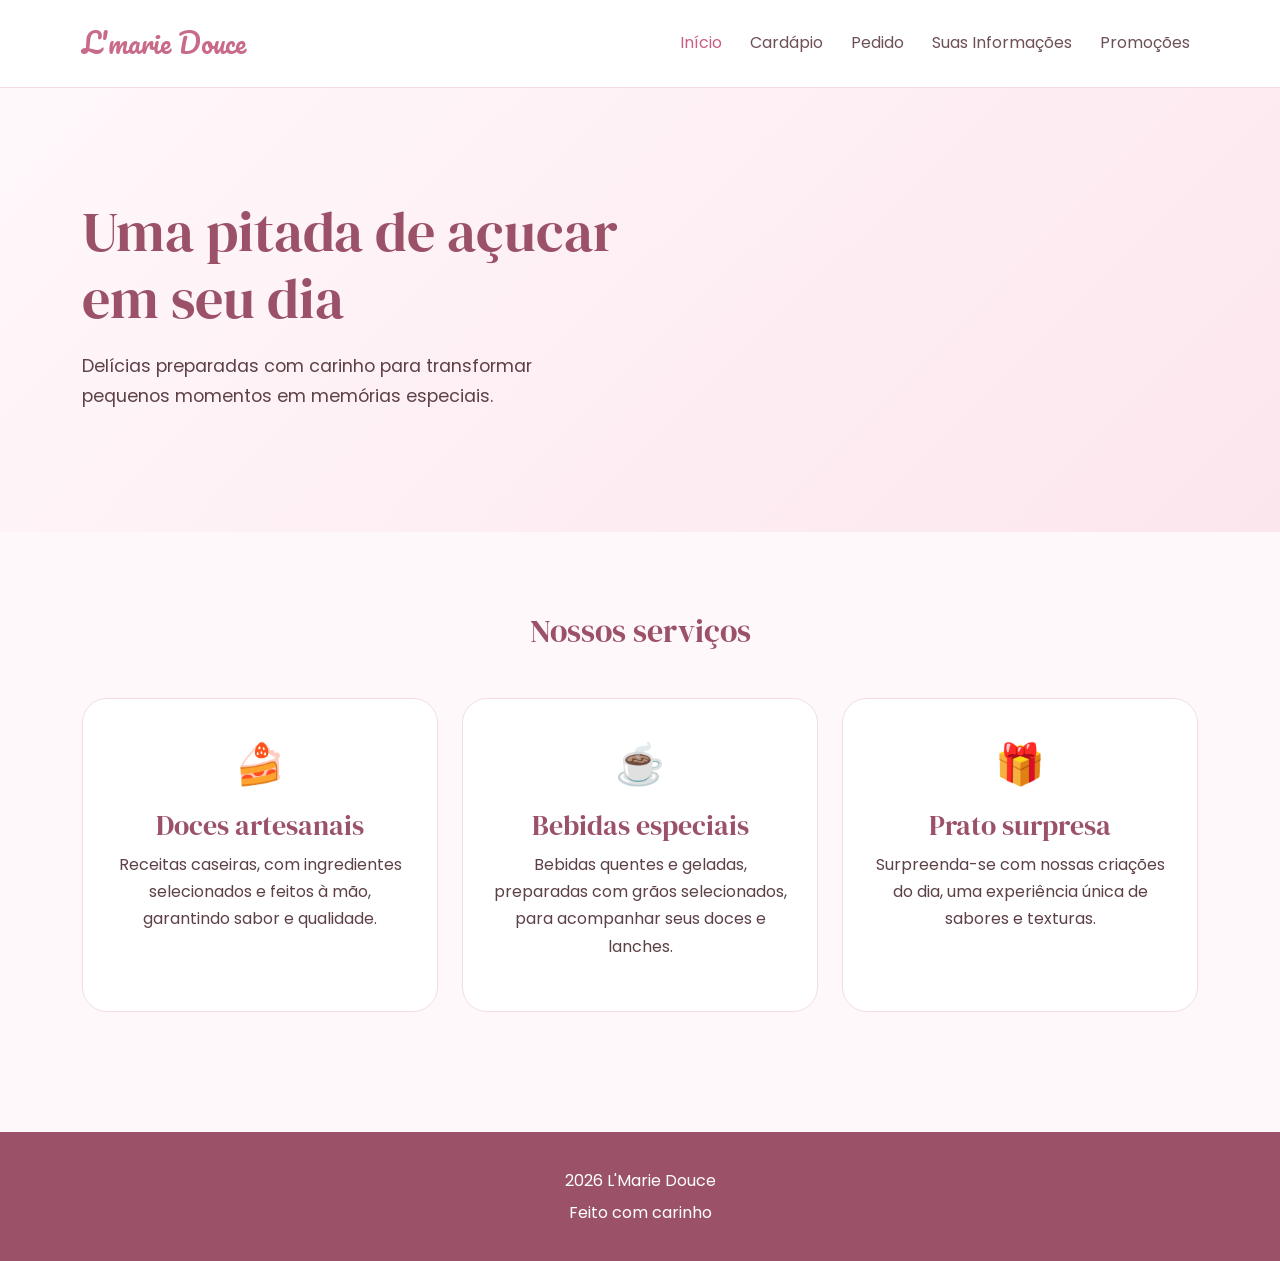
<file: index.html>
<!DOCTYPE html>
<html lang="pt-BR">

<head>
    <meta charset="UTF-8">
    <meta name="viewport" content="width=device-width, initial-scale=1.0">

    <title> L'Marie Douce | Doceria & Cafeteria</title>

    <link href="https://cdn.jsdelivr.net/npm/bootstrap@5.3.3/dist/css/bootstrap.min.css" rel="stylesheet">

    <link rel="preconnect" href="https://fonts.googleapis.com">
    <link rel="preconnect" href="https://fonts.gstatic.com" crossorigin>

    <link href="https://fonts.googleapis.com/css2?family=DM+Serif+Display&family=Pacifico&family=Poppins:wght@300;400;500;600&display=swap" rel="stylesheet">

    <link rel="stylesheet" href="css/style.css">

</head>

<body>

    <header>
        <nav class="navbar navbar-expand-lg navbar-light">
            <div class="container">

                <a class="navbar-brand logo" href="index.html">
                    L'marie Douce
                </a>



                <div class="collapse navbar-collapse" id="menu">

                    <ul class="navbar-nav ms-auto">

                        <li class="nav-item">
                            <a class="nav-link active" href="index.html">
                                Início
                            </a>
                        </li>

                        <li class="nav-item">
                            <a class="nav-link" href="cardapio.html">
                                Cardápio
                            </a>
                        </li>
                        <li class="nav-item">
                            <a class="nav-link" href="pedido.html">
                                Pedido
                            </a>
                        </li>


                        <li class="nav-item">
                            <a class="nav-link" href="informacoes.html">
                                Suas Informações
                            </a>
                        </li>

                        <li class="nav-item">
                            <a class="nav-link" href="promocoes.html">
                                Promoções
                            </a>
                        </li>

                    </ul>

                </div>
            </div>
        </nav>
    </header>


    <main>

        <section class="hero">

            <div class="container">

                <div class="row align-items-center">

                    <div class="col-lg-6">

                        <p class="subtitulo">
                        
                        </p>

                        <h1>
                            Uma pitada de açucar em seu dia
                        </h1>

                        <p class="texto-hero">
                            Delícias preparadas com carinho para transformar
                            pequenos momentos em memórias especiais.
                        </p>
                        

                    </div>
            </div>
                </div>
            </div>
        </section>

        <section class="destaques">

            <div class="container">

                <div class="text-center mb-5">

                    <h2>
                        Nossos serviços
                    </h2>
                </div>

                <div class="row g-4">

                    <div class="col-md-4">

                        <article class="card-destaque">

                            <div class="icone">
                                🍰
                            </div>

                            <h3>
                                Doces artesanais
                            </h3>

                            <p>
                              Receitas caseiras, com ingredientes selecionados e feitos à mão, garantindo sabor e qualidade.
                            </p>
                        </article>
                    </div>


                    <div class="col-md-4">

                        <article class="card-destaque">

                            <div class="icone">
                                ☕
                            </div>

                            <h3>
                                Bebidas especiais
                            </h3>

                            <p>
                                Bebidas quentes e geladas, preparadas com grãos selecionados, para acompanhar seus doces e lanches.
                            </p>

                        </article>

                    </div>


                    <div class="col-md-4">

                        <article class="card-destaque">

                            <div class="icone">
                                🎁
                            </div>

                            <h3>
                                Prato surpresa
                            </h3>

                            <p>
                                Surpreenda-se com nossas criações do dia, uma experiência única de sabores e texturas.
                            </p>

                        </article>
                    </div>
                </div>
            </div>
        </section>
    </main>


    <footer>

        <div class="container text-center">

            <p>
                 2026 L'Marie Douce
            </p>

            <p>
                Feito com carinho 
            </p>
        </div>

    </footer>

</body>
</html>
</file>
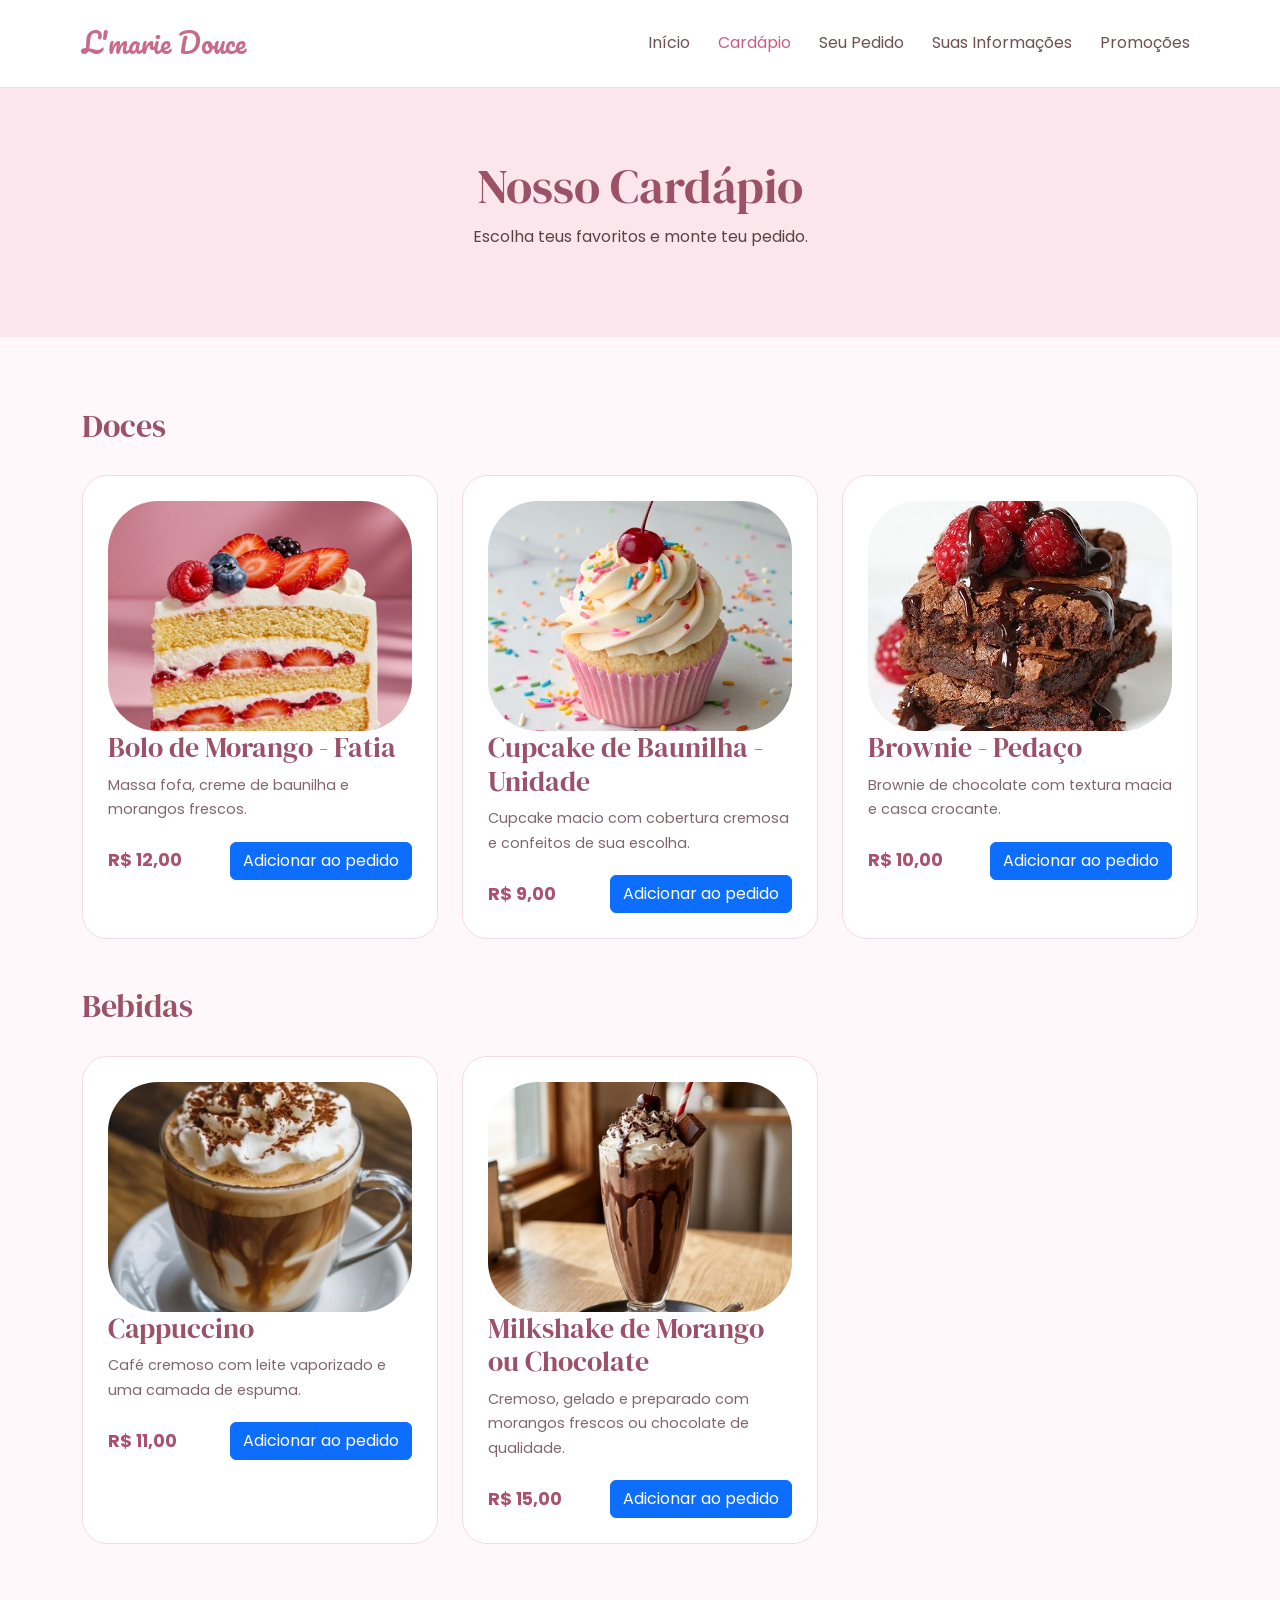
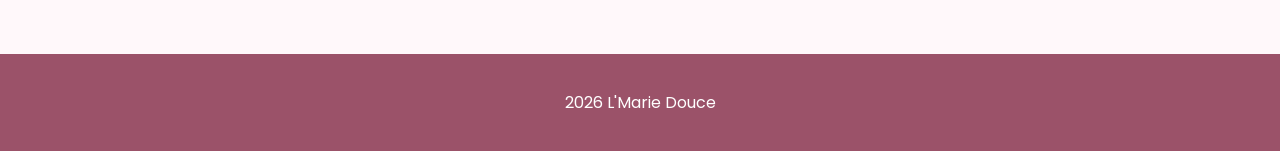
<file: cardapio.html>
<!DOCTYPE html>
<html lang="pt-BR">

<head>
    <meta charset="UTF-8">
    <meta name="viewport" content="width=device-width, initial-scale=1.0">

    <title>Cardápio | L'Marie Douce</title>

    <link href="https://cdn.jsdelivr.net/npm/bootstrap@5.3.3/dist/css/bootstrap.min.css" rel="stylesheet">

    <link rel="preconnect" href="https://fonts.googleapis.com">
    <link rel="preconnect" href="https://fonts.gstatic.com" crossorigin>

    <link href="https://fonts.googleapis.com/css2?family=DM+Serif+Display&family=Pacifico&family=Poppins:wght@300;400;500;600&display=swap" rel="stylesheet">

    <link rel="stylesheet" href="css/style.css">
</head>

<body>

<header>
    <nav class="navbar navbar-expand-lg navbar-light">
        <div class="container">

            <a class="navbar-brand logo" href="index.html">
                L'marie Douce
            </a>

            <div class="collapse navbar-collapse" id="menu">
                <ul class="navbar-nav ms-auto">

                    <li class="nav-item">
                        <a class="nav-link" href="index.html">Início</a>
                    </li>

                    <li class="nav-item">
                        <a class="nav-link active" href="cardapio.html">Cardápio</a>
                    </li>

                    <li class="nav-item">
                        <a class="nav-link" href="pedido.html">Seu Pedido</a>
                    </li>

                    <li class="nav-item">
                        <a class="nav-link" href="informacoes.html">Suas Informações</a>
                    </li>

                    <li class="nav-item">
                        <a class="nav-link" href="promocoes.html">Promoções</a>
                    </li>

                </ul>
            </div>
        </div>
    </nav>
</header>

<main>

    <section class="pagina-titulo">
        <div class="container text-center">
            <h1>Nosso Cardápio</h1>
            <p>Escolha teus favoritos e monte teu pedido.</p>
        </div>
    </section>

    <section class="produtos">
        <div class="container">

            <h2 class="titulo-categoria">Doces</h2>

            <div class="row g-4">

                <div class="col-sm-6 col-lg-4">
                    <article class="produto-card">
                        <div class="produto-conteudo">

                            <div class="produto-imagem">
                                <img src="img/fatia.de.bolo.jpg" alt="bolo de morango" class="img-fluid">
                            </div>

                            <h3>Bolo de Morango - Fatia</h3>

                            <p>
                                Massa fofa, creme de baunilha
                                e morangos frescos.
                            </p>

                            <div class="produto-final">
                                <strong>R$ 12,00</strong>

                                <button class="btn btn-primary btn-adicionar"
                                    data-nome="Bolo de Morango - Fatia"
                                    data-preco="12">
                                    Adicionar ao pedido
                                </button>
                            </div>

                        </div>
                    </article>
                </div>

                <div class="col-sm-6 col-lg-4">
                    <article class="produto-card">
                        <div class="produto-conteudo">

                            <div class="produto-imagem">
                                <img src="img/cupcake.de.baunilha.jpg" alt="cupcake de baunilha" class="img-fluid">
                            </div>

                            <h3>Cupcake de Baunilha - Unidade</h3>

                            <p>
                                Cupcake macio com cobertura cremosa
                                e confeitos de sua escolha.
                            </p>

                            <div class="produto-final">
                                <strong>R$ 9,00</strong>

                                <button class="btn btn-primary btn-adicionar"
                                    data-nome="Cupcake de Baunilha - Unidade"
                                    data-preco="9">
                                    Adicionar ao pedido
                                </button>
                            </div>

                        </div>
                    </article>
                </div>

                <div class="col-sm-6 col-lg-4">
                    <article class="produto-card">
                        <div class="produto-conteudo">

                            <div class="produto-imagem">
                                <img src="img/brownie.jpg" alt="brownie" class="img-fluid">
                            </div>

                            <h3>Brownie - Pedaço</h3>

                            <p>
                                Brownie de chocolate com
                                textura macia e casca crocante.
                            </p>

                            <div class="produto-final">
                                <strong>R$ 10,00</strong>

                                <button class="btn btn-primary btn-adicionar"
                                    data-nome="Brownie - Pedaço"
                                    data-preco="10">
                                    Adicionar ao pedido
                                </button>
                            </div>

                        </div>
                    </article>
                </div>

            </div>

            <h2 class="titulo-categoria mt-5">Bebidas</h2>

            <div class="row g-4">

                <div class="col-sm-6 col-lg-4">
                    <article class="produto-card">
                        <div class="produto-conteudo">

                            <div class="produto-imagem">
                                <img src="img/capuccino.jpg" alt="cappuccino" class="img-fluid">
                            </div>

                            <h3>Cappuccino</h3>

                            <p>
                                Café cremoso com leite vaporizado
                                e uma camada de espuma.
                            </p>

                            <div class="produto-final">
                                <strong>R$ 11,00</strong>

                                <button class="btn btn-primary btn-adicionar"
                                    data-nome="Cappuccino"
                                    data-preco="11">
                                    Adicionar ao pedido
                                </button>
                            </div>

                        </div>
                    </article>
                </div>

                <div class="col-sm-6 col-lg-4">
                    <article class="produto-card">
                        <div class="produto-conteudo">

                            <div class="produto-imagem">
                                <img src="img/milkshake.jpg" alt="milkshake de morango ou chocolate" class="img-fluid">
                            </div>

                            <h3>Milkshake de Morango ou Chocolate</h3>

                            <p>
                                Cremoso, gelado e preparado com morangos frescos
                                ou chocolate de qualidade.
                            </p>

                            <div class="produto-final">
                                <strong>R$ 15,00</strong>

                                <button class="btn btn-primary btn-adicionar"
                                    data-nome="Milkshake de Morango ou Chocolate"
                                    data-preco="15">
                                    Adicionar ao pedido
                                </button>
                            </div>

                        </div>
                    </article>
                </div>

            </div>
        </div>
    </section>

</main>

<footer>
    <div class="container text-center">
        <p>2026 L'Marie Douce</p>
    </div>
</footer>

<script src="js/carrinho.js"></script>

</body>
</html>
</file>
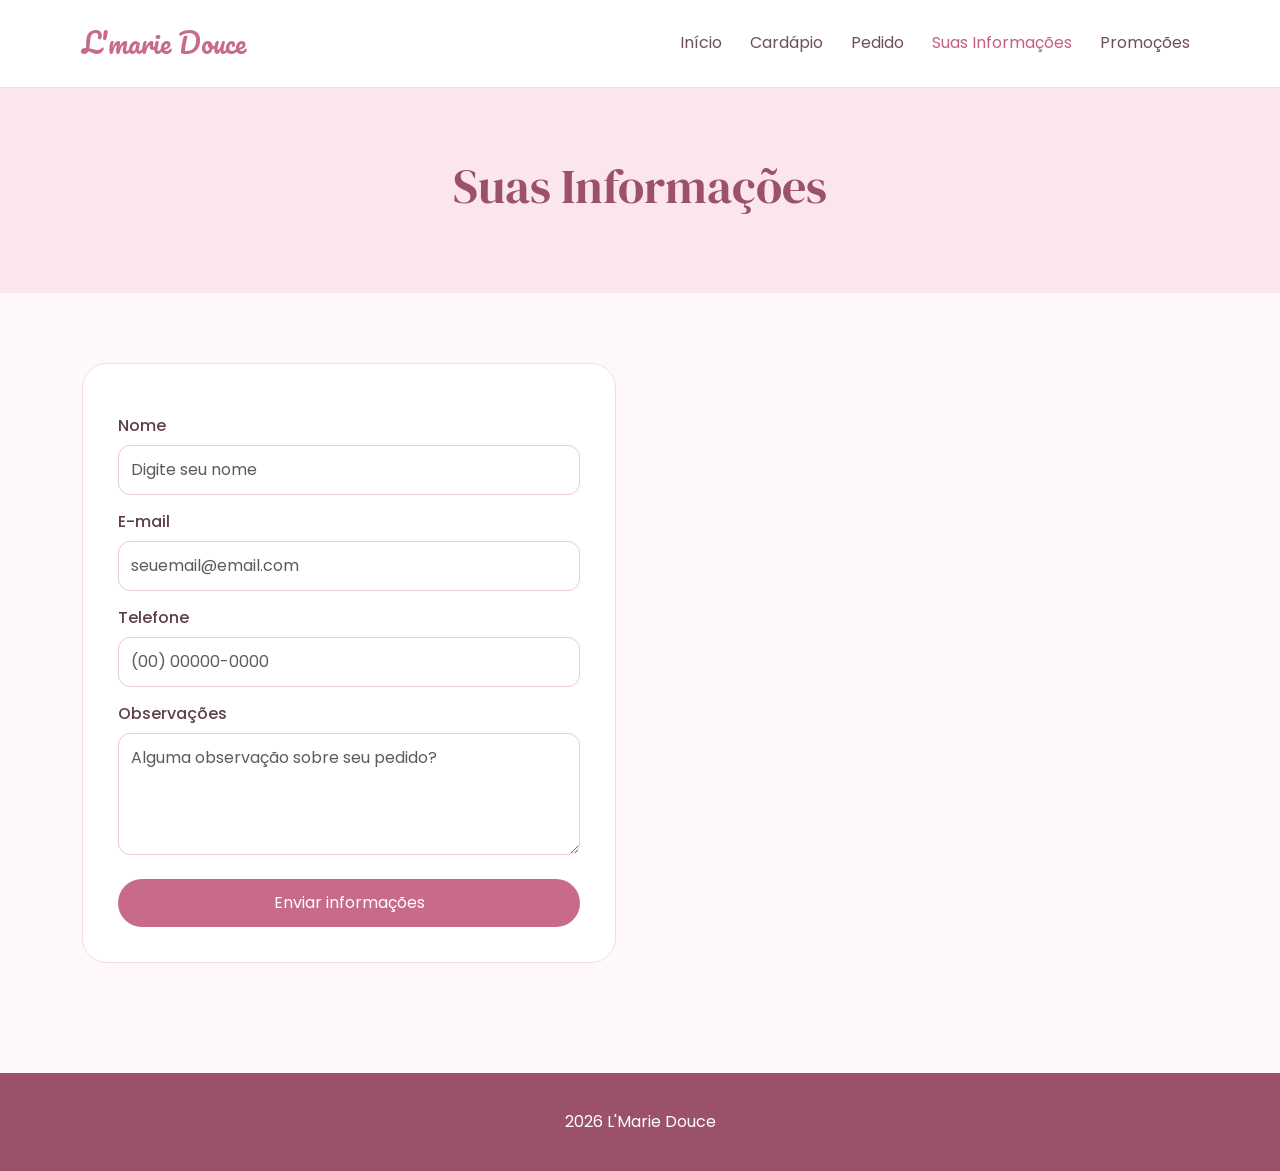
<file: informacoes.html>
<!DOCTYPE html>
<html lang="pt-BR">

<head>

    <meta charset="UTF-8">
    <meta name="viewport" content="width=device-width, initial-scale=1.0">

    <title>Suas Informações | L'Marie Douce</title>

    <link href="https://cdn.jsdelivr.net/npm/bootstrap@5.3.3/dist/css/bootstrap.min.css" rel="stylesheet">

    <link href="https://fonts.googleapis.com/css2?family=DM+Serif+Display&family=Pacifico&family=Poppins:wght@300;400;500;600&display=swap" rel="stylesheet">

    <link rel="stylesheet" href="css/style.css">

</head>

<body>

<header>

    <nav class="navbar navbar-expand-lg navbar-light">

        <div class="container">

            <a class="navbar-brand logo" href="index.html">
                L'marie Douce
            </a>


            <div class="collapse navbar-collapse" id="menu">

                <ul class="navbar-nav ms-auto">

                    <li class="nav-item">
                        <a class="nav-link" href="index.html">
                            Início
                        </a>
                    </li>

                    <li class="nav-item">
                        <a class="nav-link" href="cardapio.html">
                            Cardápio
                        </a>
                    </li>
                                            <li class="nav-item">
                            <a class="nav-link" href="pedido.html">
                                Pedido
                            </a>
                        </li>




                    <li class="nav-item">
                        <a class="nav-link active" href="informacoes.html">
                            Suas Informações
                        </a>
                    </li>

                    <li class="nav-item">
                        <a class="nav-link" href="promocoes.html">
                            Promoções
                        </a>
                    </li>
                </ul>
            </div>
        </div>
    </nav>
</header>


<main>

    <section class="pagina-titulo">
        <div class="container text-center">

            <h1>
                Suas Informações
            </h1>

        </div>

    </section>


    <section class="informacoes">

        <div class="container">

            <div class="row g-5 align-items-center">




                <div class="col-lg-6">

                    <form class="formulario">

                        <label for="nome">
                            Nome
                        </label>

                        <input
                            type="text"
                            id="nome"
                            class="form-control"
                            placeholder="Digite seu nome"
                            required>


                        <label for="email">
                            E-mail
                        </label>

                        <input
                            type="email"
                            id="email"
                            class="form-control"
                            placeholder="seuemail@email.com"
                            required>


                        <label for="telefone">
                            Telefone
                        </label>

                        <input
                            type="tel"
                            id="telefone"
                            class="form-control"
                            placeholder="(00) 00000-0000">


                        <label for="mensagem">
                            Observações
                        </label>

                        <textarea
                            id="mensagem"
                            class="form-control"
                            rows="4"
                            placeholder="Alguma observação sobre seu pedido?"></textarea>


                        <button
                            type="submit"
                            class="btn btn-rosa w-100 mt-4">

                            Enviar informações 

                        </button>
                    </form>
                </div>
            </div>
        </div>
    </section>
</main>

<footer>

    <div class="container text-center">

        <p>
            2026 L'Marie Douce
        </p>

    </div>

</footer>

</body>

</html>
</file>
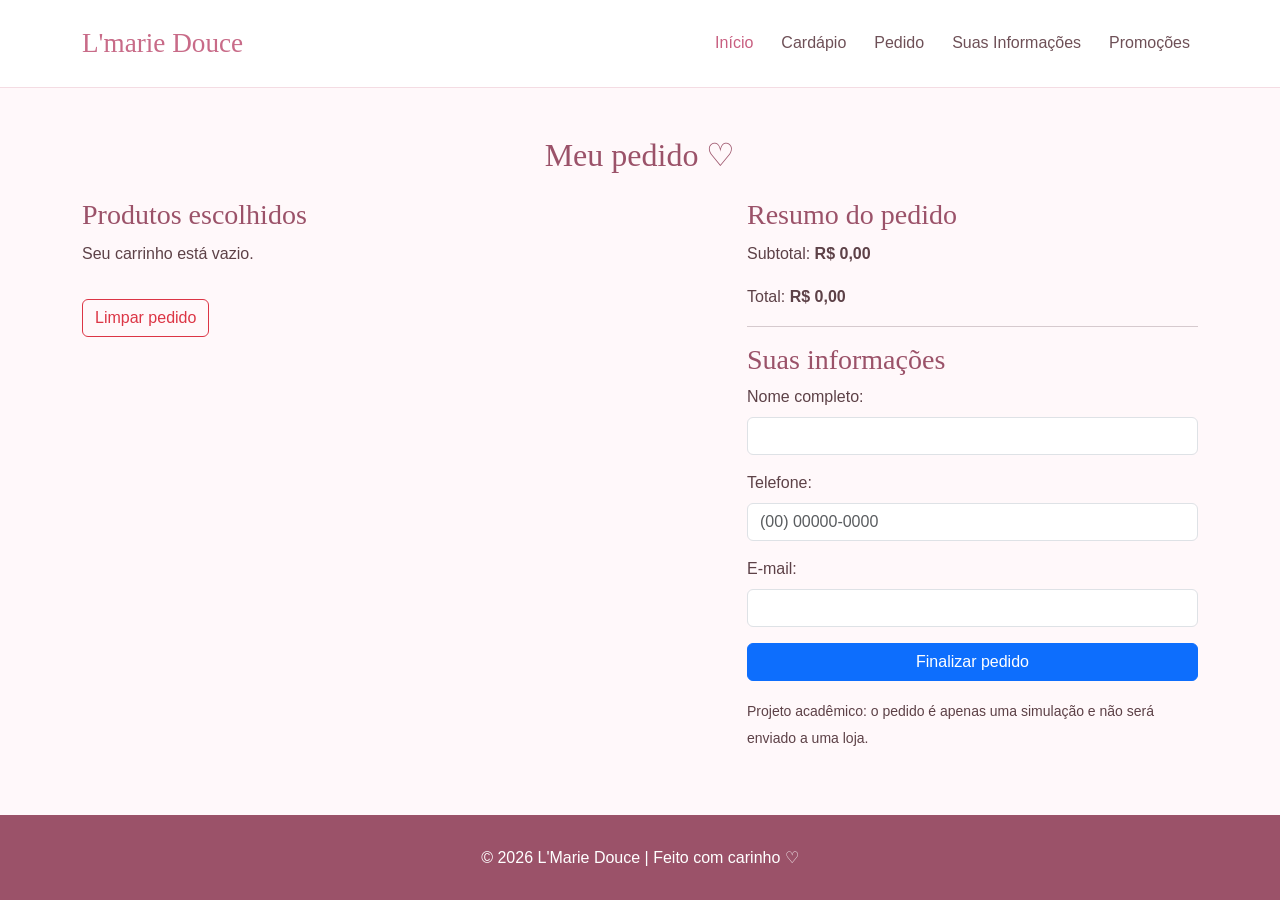
<file: pedido.html>
<!DOCTYPE html>
<html lang="pt-br">
<head>
    <meta charset="UTF-8">
    <meta name="viewport" content="width=device-width, initial-scale=1.0">
    <title>Seu Pedido | L'Marie Douce</title>

    <link href="https://cdn.jsdelivr.net/npm/bootstrap@5.3.3/dist/css/bootstrap.min.css" rel="stylesheet">
    <link rel="stylesheet" href="css/style.css">
</head>

<body>

<header>
        <nav class="navbar navbar-expand-lg navbar-light">
            <div class="container">

                <a class="navbar-brand logo" href="index.html">
                    L'marie Douce
                </a>



                <div class="collapse navbar-collapse" id="menu">

                    <ul class="navbar-nav ms-auto">

                        <li class="nav-item">
                            <a class="nav-link active" href="index.html">
                                Início
                            </a>
                        </li>

                        <li class="nav-item">
                            <a class="nav-link" href="cardapio.html">
                                Cardápio
                            </a>
                        </li>
                        <li class="nav-item">
                            <a class="nav-link" href="pedido.html">
                                Pedido
                            </a>
                        </li>


                        <li class="nav-item">
                            <a class="nav-link" href="informacoes.html">
                                Suas Informações
                            </a>
                        </li>

                        <li class="nav-item">
                            <a class="nav-link" href="promocoes.html">
                                Promoções
                            </a>
                        </li>

                    </ul>

                </div>
            </div>
        </nav>
    </header>

    <main class="container my-5">

        <h2 class="text-center mb-4">Meu pedido ♡</h2>

        <div id="mensagem" class="alert" style="display: none;"></div>

        <div class="row">

            <section class="col-md-7">
                <h3>Produtos escolhidos</h3>

                <div id="lista-carrinho">
                    <p>Seu carrinho está vazio.</p>
                </div>

                <button id="limpar-carrinho" class="btn btn-outline-danger mt-3">
                    Limpar pedido
                </button>
            </section>

            <section class="col-md-5">
                <h3>Resumo do pedido</h3>

                <p>Subtotal: <strong id="subtotal">R$ 0,00</strong></p>
                <p>Total: <strong id="total">R$ 0,00</strong></p>

                <hr>

                <h3>Suas informações</h3>

                <form id="form-pedido">

                    <div class="mb-3">
                        <label for="nome" class="form-label">Nome completo:</label>
                        <input type="text" id="nome" class="form-control" required>
                    </div>

                    <div class="mb-3">
                        <label for="telefone" class="form-label">Telefone:</label>
                        <input type="tel" id="telefone" class="form-control" placeholder="(00) 00000-0000" required>
                    </div>

                    <div class="mb-3">
                        <label for="email" class="form-label">E-mail:</label>
                        <input type="email" id="email" class="form-control" required>
                    </div>

                    <button type="submit" class="btn btn-primary w-100">
                        Finalizar pedido
                    </button>

                </form>

                <p class="mt-3">
                    <small>Projeto acadêmico: o pedido é apenas uma simulação e não será enviado a uma loja.</small>
                </p>
            </section>

        </div>
    </main>

    <footer class="text-center py-4">
        <p>© 2026 L'Marie Douce | Feito com carinho ♡</p>
    </footer>

    <script src="js/carrinho.js"></script>

</body>
</html>
</file>
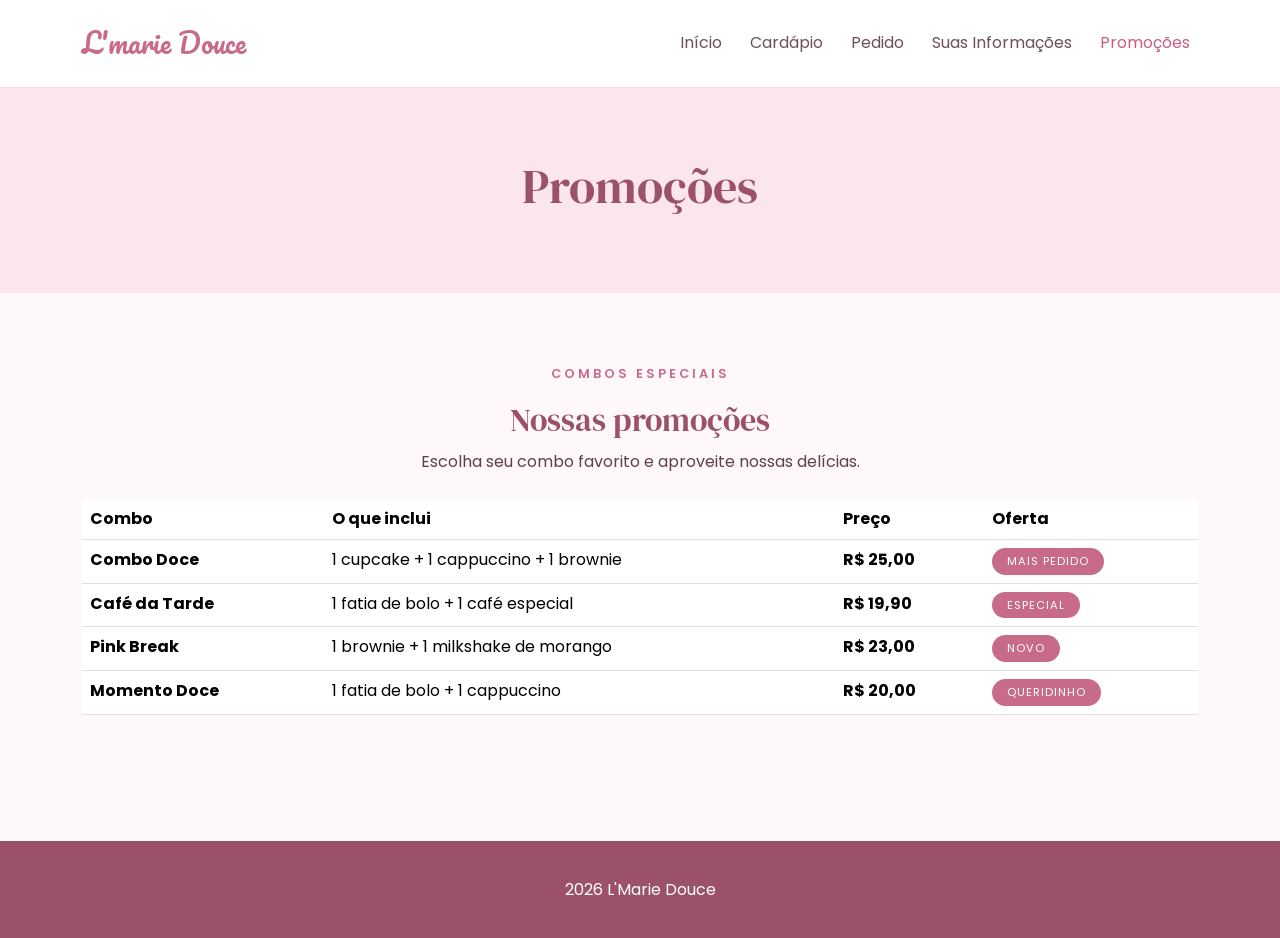
<file: promocoes.html>
<!DOCTYPE html>
<html lang="pt-BR">

<head>

    <meta charset="UTF-8">
    <meta name="viewport" content="width=device-width, initial-scale=1.0">

    <title>Promoções | L'Marie Douce</title>

    <link href="https://cdn.jsdelivr.net/npm/bootstrap@5.3.3/dist/css/bootstrap.min.css" rel="stylesheet">

    <link href="https://fonts.googleapis.com/css2?family=DM+Serif+Display&family=Pacifico&family=Poppins:wght@300;400;500;600&display=swap" rel="stylesheet">

    <link rel="stylesheet" href="css/style.css">

</head>

<body>

<header>

    <nav class="navbar navbar-expand-lg navbar-light">

        <div class="container">

            <a class="navbar-brand logo" href="index.html">
                L'marie Douce
            </a>



            <div class="collapse navbar-collapse" id="menu">

                <ul class="navbar-nav ms-auto">

                    <li class="nav-item">
                        <a class="nav-link" href="index.html">
                            Início
                        </a>
                    </li>

                    <li class="nav-item">
                        <a class="nav-link" href="cardapio.html">
                            Cardápio
                        </a>
                    </li>

                    <li class="nav-item">
                        <a class="nav-link" href="pedido.html">
                            Pedido
                        </a>
                    </li>

                    <li class="nav-item">
                        <a class="nav-link" href="informacoes.html">
                            Suas Informações
                        </a>
                    </li>

                    <li class="nav-item">
                        <a class="nav-link active" href="promocoes.html">
                            Promoções
                        </a>
                    </li>

                </ul>

            </div>

        </div>

    </nav>

</header>


<main>

    <section class="pagina-titulo">

        <div class="container text-center">

            <h1>
                Promoções
            </h1>

        </div>

    </section>


    <section class="promocoes">

        <div class="container">

            <div class="text-center mb-4">

                <p class="subtitulo">
                    COMBOS ESPECIAIS
                </p>

                <h2>
                    Nossas promoções
                </h2>

                <p>
                    Escolha seu combo favorito e aproveite nossas delícias.
                </p>

            </div>


            <div class="table-responsive">

                <table class="table tabela-promocoes">

                    <thead>

                        <tr>

                            <th>Combo</th>

                            <th>O que inclui</th>

                            <th>Preço</th>

                            <th>Oferta</th>

                        </tr>

                    </thead>


                    <tbody>

                        <tr>

                            <td>
                                <strong>Combo Doce</strong>
                            </td>

                            <td>
                                1 cupcake + 1 cappuccino + 1 brownie
                            </td>

                            <td>
                                <strong>R$ 25,00</strong>
                            </td>

                            <td>
                                <span class="promo-tag">
                                    MAIS PEDIDO
                                </span>
                            </td>

                        </tr>


                        <tr>

                            <td>
                                <strong>Café da Tarde</strong>
                            </td>

                            <td>
                                1 fatia de bolo + 1 café especial
                            </td>

                            <td>
                                <strong>R$ 19,90</strong>
                            </td>

                            <td>
                                <span class="promo-tag">
                                    ESPECIAL
                                </span>
                            </td>

                        </tr>


                        <tr>

                            <td>
                                <strong>Pink Break</strong>
                            </td>

                            <td>
                                1 brownie + 1 milkshake de morango
                            </td>

                            <td>
                                <strong>R$ 23,00</strong>
                            </td>

                            <td>
                                <span class="promo-tag">
                                    NOVO
                                </span>
                            </td>

                        </tr>


                        <tr>

                            <td>
                                <strong>Momento Doce</strong>
                            </td>

                            <td>
                                1 fatia de bolo + 1 cappuccino
                            </td>

                            <td>
                                <strong>R$ 20,00</strong>
                            </td>

                            <td>
                                <span class="promo-tag">
                                    QUERIDINHO
                                </span>
                            </td>

                        </tr>

                    </tbody>

                </table>

            </div>

        </div>

    </section>

</main>


<footer>

    <div class="container text-center">

        <p>
            2026 L'Marie Douce
        </p>

    </div>

</footer>

</body>

</html>
</file>
<file: css/style.css>
* {
    box-sizing: border-box;
}

body {
    margin: 0;
    font-family: 'Poppins', sans-serif;
    color: #5d4147;
    background-color: #fff8fa;
}

h1,
h2 {
    font-family: 'DM Serif Display', serif;
    color: #9b5269;
}

h3 {
    font-family: 'DM Serif Display', serif;
    color: #9b5269;
}

p {
    line-height: 1.7;
}




.navbar {
    background-color: #fff;
    padding: 18px 0;
    border-bottom: 1px solid #f4dce3;
}

.logo {
    font-family: 'Pacifico', cursive;
    font-size: 1.7rem;
    color: #c86b88 !important;
}

.nav-link {
    color: #6e5057 !important;
    margin-left: 12px;
    transition: 0.3s;
}

.nav-link:hover,
.nav-link.active {
    color: #c85f80 !important;
}



.hero {
    padding: 90px 0;
    background: linear-gradient(
        135deg,
        #fff8fa,
        #fce6ed
    );
}

.subtitulo {
    color: #c86b88;
    font-size: 0.8rem;
    font-weight: 600;
    letter-spacing: 3px;
}

.hero h1 {
    font-size: 3.5rem;
    margin: 20px 0;
}

.texto-hero {
    font-size: 1.1rem;
    max-width: 500px;
    margin-bottom: 30px;
}

.imagem-hero {
    width: 90%;
    max-height: 450px;
    object-fit: cover;
    border-radius: 50px;
    box-shadow: 0 15px 40px rgba(160, 80, 100, 0.15);
}




.btn-rosa {
    background-color: #c86b88;
    color: white;
    border: none;
    padding: 12px 25px;
    border-radius: 30px;
    transition: 0.3s;
}

.btn-rosa:hover {
    background-color: #a94f6c;
    color: white;
    transform: translateY(-2px);
}


.destaques {
    padding: 80px 0;
}

.card-destaque {
    background-color: white;
    text-align: center;
    padding: 35px 25px;
    border-radius: 25px;
    height: 100%;
    border: 1px solid #f3dce3;
    transition: 0.3s;
}

.card-destaque:hover {
    transform: translateY(-7px);
    box-shadow: 0 10px 30px rgba(180, 90, 120, 0.12);
}

.icone {
    font-size: 2.5rem;
    margin-bottom: 15px;
}


.pagina-titulo {
    padding: 70px 0;
    background-color: #fce6ed;
}

.pagina-titulo h1 {
    font-size: 3rem;
}




.produtos {
    padding: 70px 0;
}

.titulo-categoria {
    margin-bottom: 30px;
}

.produto-card {
    background-color: white;
    border-radius: 25px;
    overflow: hidden;
    border: 1px solid #f2dce2;
    height: 100%;
    transition: 0.3s;
}

.produto-card:hover {
    transform: translateY(-6px);
    box-shadow: 0 12px 30px rgba(160, 70, 100, 0.12);
}

.produto-card img {
    width: 100%;
    height: 230px;
    object-fit: cover;
}

.produto-conteudo {
    padding: 25px;
}

.produto-conteudo p {
    font-size: 0.9rem;
    color: #80666c;
}

.produto-final {
    display: flex;
    justify-content: space-between;
    align-items: center;
    margin-top: 20px;
}

.produto-final strong {
    color: #a9516d;
    font-size: 1.1rem;
}





.informacoes {
    padding: 70px 0;
}

.formulario {
    background-color: white;
    padding: 35px;
    border-radius: 25px;
    border: 1px solid #f2dce2;
}

.formulario label {
    display: block;
    margin-top: 15px;
    margin-bottom: 7px;
    font-weight: 500;
}

.formulario input,
.formulario textarea {
    border: 1px solid #e9cbd4;
    border-radius: 12px;
    padding: 12px;
}



.promocoes {
    padding: 70px 0;
}



.promo-tag {
    display: inline-block;
    background-color: #c86b88;
    color: white;
    padding: 5px 15px;
    border-radius: 20px;
    font-size: 0.7rem;
    letter-spacing: 1px;
}


footer {
    background-color: #9b5269;
    color: white;
    padding: 30px 0;
    margin-top: 40px;
}

footer p {
    margin: 5px;
}


.produto-imagem img {
    border-radius: 50px;
}
</file>
